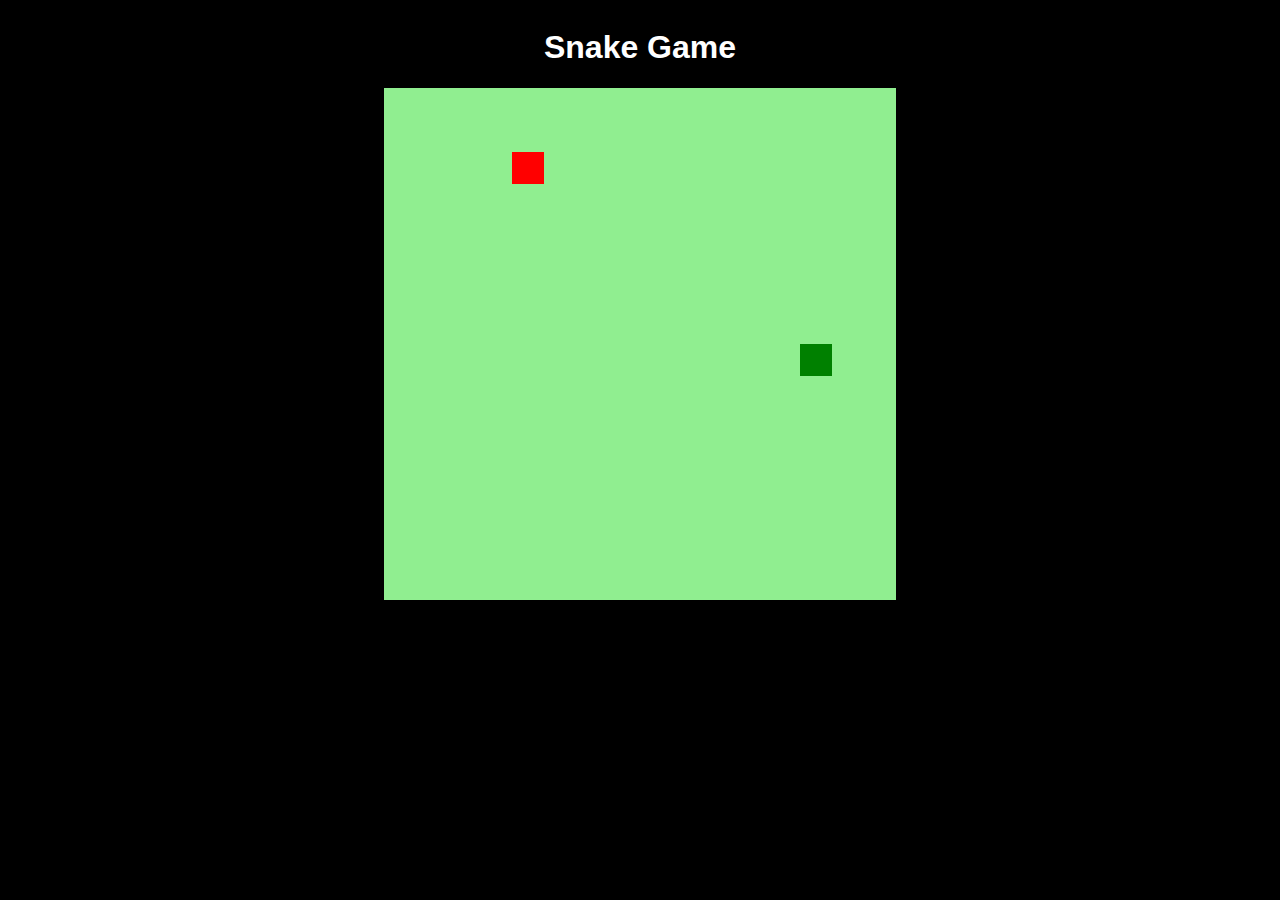
<file: projetos/Snake/index.html>
<!DOCTYPE html>
<html lang="en">
<head>
    <meta charset="UTF-8">
    <meta http-equiv="X-UA-Compatible" content="IE=edge">
    <meta name="viewport" content="width=device-width, initial-scale=1.0">
    <link rel="stylesheet" href="style.css">
    <script defer src="script.js"></script>
    <title>Snake</title>
</head>
<body>
    <h1>Snake Game</h1>
    <canvas id="snake" width="512" height="512">


    </canvas>
</body>
</html>
</file>
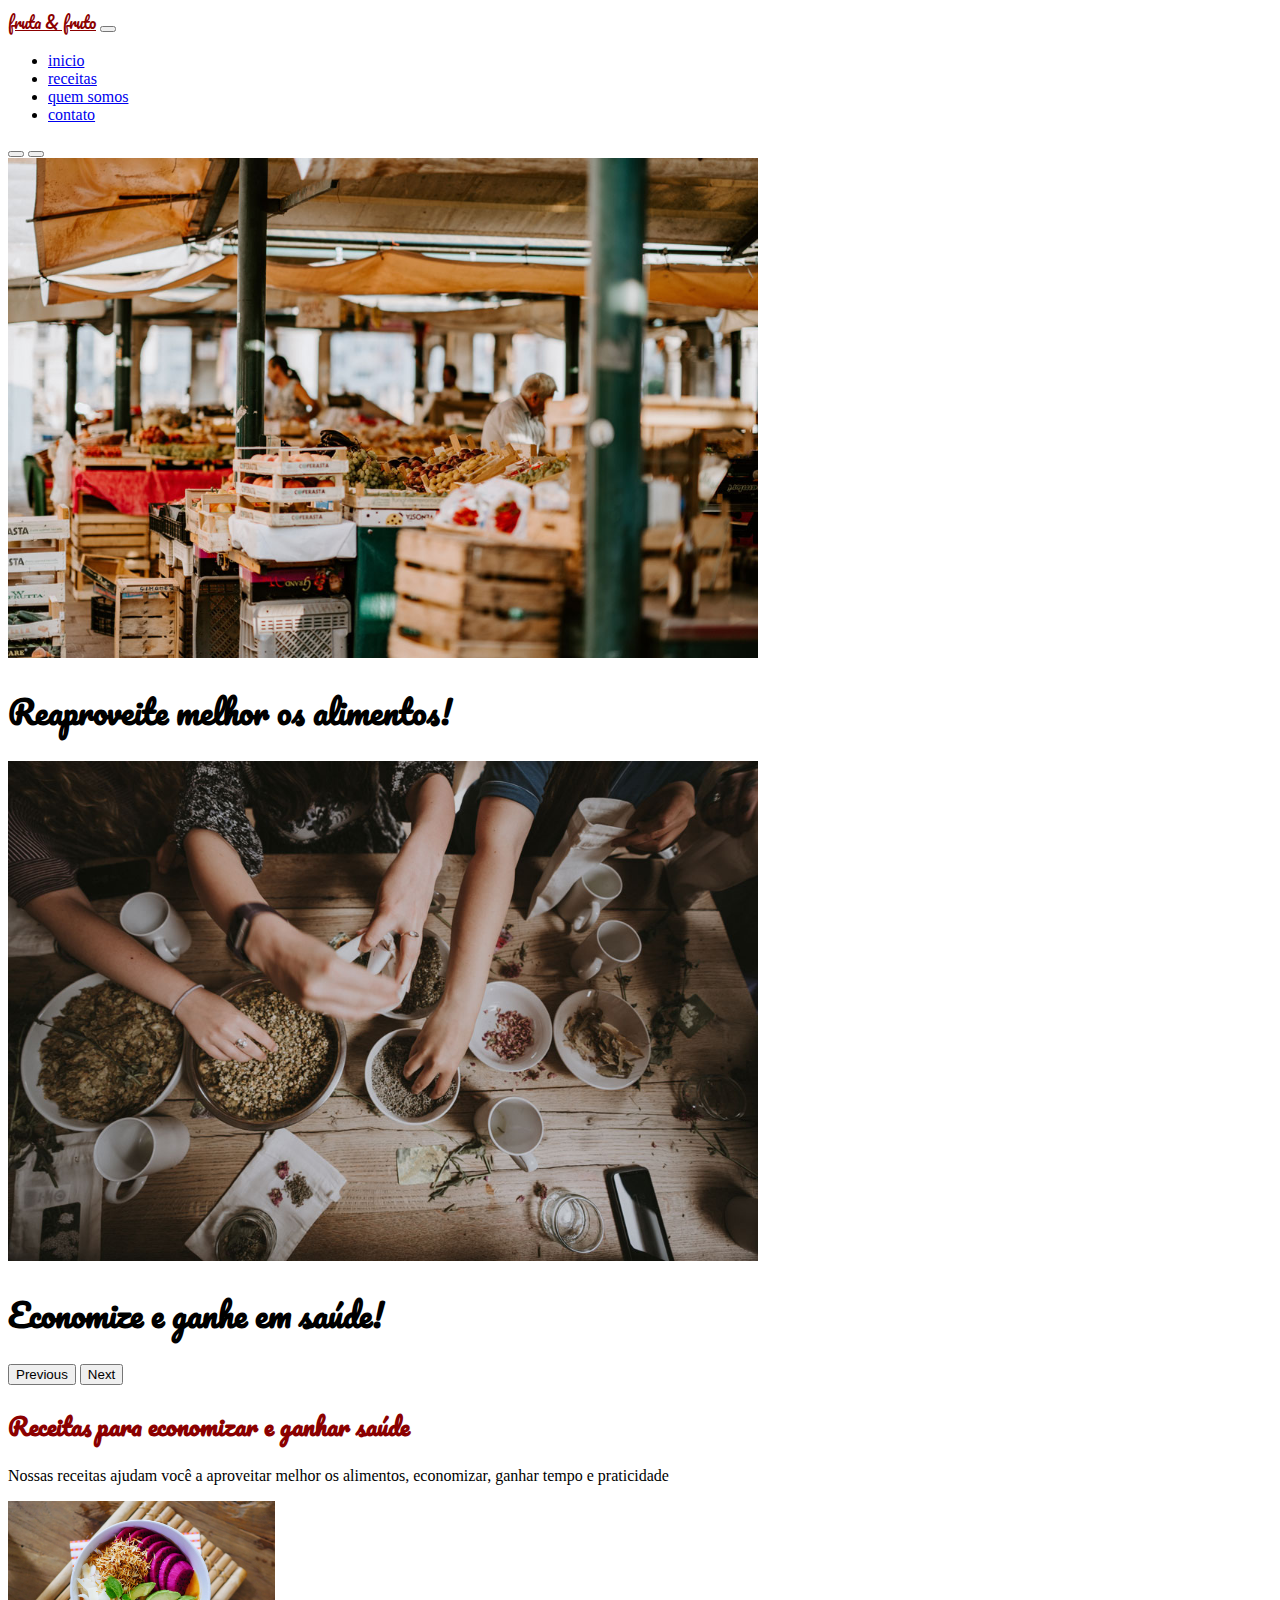
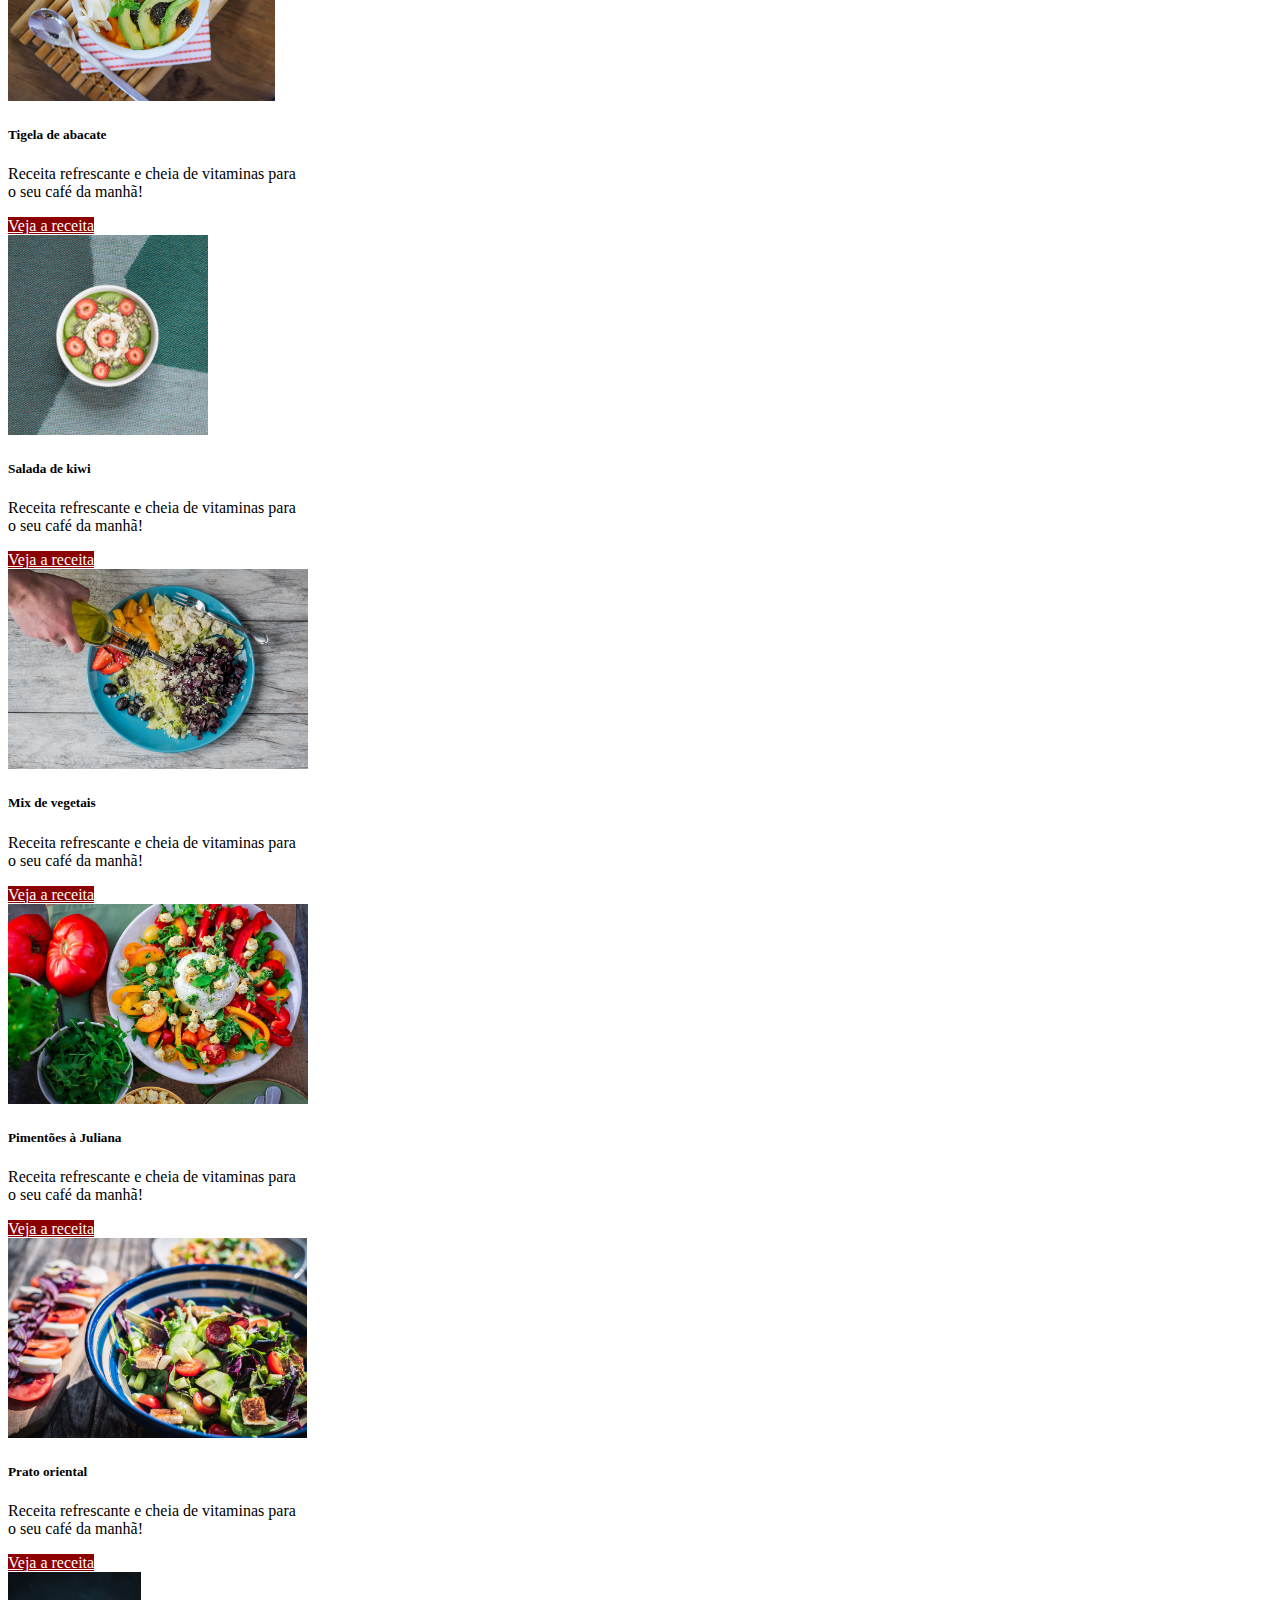
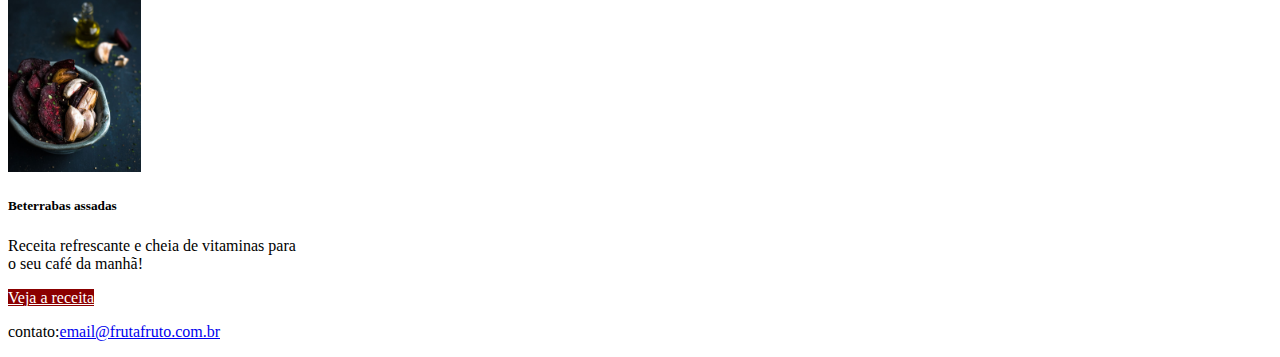
<file: projetos/Bootstrap/projeto-base/index.html>
<!DOCTYPE html>
<html>

<head>
  <meta charset="utf-8">
  <meta name="viewport" content="width=device-width, initial-scale=2">
  <title>fruta e fruto</title>
  <link href="https://cdn.jsdelivr.net/npm/bootstrap@5.0.0-beta3/dist/css/bootstrap.min.css" rel="stylesheet"
    integrity="sha384-eOJMYsd53ii+scO/bJGFsiCZc+5NDVN2yr8+0RDqr0Ql0h+rP48ckxlpbzKgwra6" crossorigin="anonymous">
  <link rel="stylesheet" type="text/css" href="src/style.css">
  <link rel="preconnect" href="https://fonts.gstatic.com">
  <link href="https://fonts.googleapis.com/css2?family=Pacifico&display=swap" rel="stylesheet">
</head>

<body>

  <header>
    <nav class="navbar navbar-expand-lg navbar-light bg-light fixed-top">
      <div class="container-fluid">
        <a class="navbar-brand fonte-titulo cor-especial" href="#">fruta & fruto</a>
        <button class="navbar-toggler" type="button" data-bs-toggle="collapse" data-bs-target="#navbarNav"
          aria-controls="navbarNav" aria-expanded="false" aria-label="Toggle navigation">
          <span class="navbar-toggler-icon"></span>
        </button>
        <div class="collapse navbar-collapse justify-content-end" id="navbarNav">
          <ul class="navbar-nav">
            <li class="nav-item">
              <a class="nav-link active" aria-current="page" href="#">inicio</a>
            </li>
            <li class="nav-item">
              <a class="nav-link" href="#">receitas</a>
            </li>
            <li class="nav-item">
              <a class="nav-link" href="#">quem somos</a>
            </li>
            <li class="nav-item">
              <a class="nav-link" href="#" data-bs-toggle="modal" data-bs-target="#modal-contato">contato</a>
            </li>
          </ul>
        </div>
      </div>
    </nav>

  </header>

  <main>

    <section id="carrossel" class="carousel slide" data-bs-ride="carousel" data-bs-interval="4000">
      <div class="carousel-indicators">
        <button type="button" data-bs-target="#carouselExampleCaptions" data-bs-slide-to="0" class="active"
          aria-current="true" aria-label="Slide 1"></button>
        <button type="button" data-bs-target="#carouselExampleCaptions" data-bs-slide-to="1"
          aria-label="Slide 2"></button>
      </div>
      <div class="carousel-inner">
        <div class="carousel-item active">
          <img src="../projeto-base/src/img/carrossel-img1.jpg" class="d-block w-100 carrossel-img" alt="...">
          <div class="carousel-caption d-none d-md-block h-50">
            <h1 class="fonte-titulo display-4">Reaproveite melhor os alimentos!</h1>
          </div>
        </div>
        <div class="carousel-item">
          <img src="../projeto-base/src/img/carrossel-img2.jpg" class="d-block w-100 carrossel-img2" alt="...">
          <div class="carousel-caption d-none d-md-block h-50">
            <h1 class="fonte-titulo display-4">Economize e ganhe em saúde!</h1>
          </div>
        </div>
      </div>
      <button class="carousel-control-prev" type="button" data-bs-target="#carouselExampleCaptions"
        data-bs-slide="prev">
        <span class="carousel-control-prev-icon" aria-hidden="true"></span>
        <span class="visually-hidden">Previous</span>
      </button>
      <button class="carousel-control-next" type="button" data-bs-target="#carouselExampleCaptions"
        data-bs-slide="next">
        <span class="carousel-control-next-icon" aria-hidden="true"></span>
        <span class="visually-hidden">Next</span>
      </button>
    </section>

    <section class="titulo">


      <h2 class="text-center fonte-titulo cor-especial pt-5">Receitas para economizar e ganhar saúde</h2>
      <p class="text-center text-secondary pb-5">Nossas receitas ajudam você a aproveitar melhor os alimentos,
        economizar,
        ganhar tempo e praticidade</p>

    </section>

    <section class="container-fluid bg-light p-4" id="receitas">
      <div class="row justify-content-center">

        <article class="card borda-cor card-largura p-0 m-4 ">
          <img src="src/img/receita-abacate.jpg" class="card-img-top card-posicao-img"
            alt="tigela com salada de abacte, vista superior">
          <div class="card-body">
            <h5 class="card-title">Tigela de abacate</h5>
            <p class="card-text">Receita refrescante e cheia de vitaminas para o seu café da manhã!</p>
            <a href="#" class="btn botao-especial">Veja a receita</a>
          </div>
        </article>

        <article class="card borda-cor card-largura p-0 m-4 ">
          <img src="src/img/receita-kiwi.jpg" class="card-img-top card-posicao-img"
            alt="tigela de mingau com kiwi, vista superior">
          <div class="card-body">
            <h5 class="card-title">Salada de kiwi</h5>
            <p class="card-text">Receita refrescante e cheia de vitaminas para o seu café da manhã!</p>
            <a href="#" class="btn botao-especial">Veja a receita</a>
          </div>
        </article>

        <article class="card borda-cor card-largura p-0 m-4 ">
          <img src="src/img/receita-mix.jpg" class="card-img-top card-posicao-img"
            alt="prato com mix de vegetais e mão de pessoa adicionando azeite, vista superior">
          <div class="card-body">
            <h5 class="card-title">Mix de vegetais</h5>
            <p class="card-text">Receita refrescante e cheia de vitaminas para o seu café da manhã!</p>
            <a href="#" class="btn  botao-especial">Veja a receita</a>
          </div>
        </article>


        <article class="card borda-cor card-largura p-0 m-4 ">
          <img src="src/img/receita-pimentoes.jpg" class="card-img-top card-posicao-img"
            alt="prato de salada de pimentões com alguns ingredientes ao lado, vista superior">
          <div class="card-body">
            <h5 class="card-title">Pimentões à Juliana</h5>
            <p class="card-text">Receita refrescante e cheia de vitaminas para o seu café da manhã!</p>
            <a href="#" class="btn botao-especial">Veja a receita</a>
          </div>
        </article>


        <article class="card borda-cor card-largura p-0 m-4 ">
          <img src="src/img/receita-oriental.jpg" class="card-img-top card-posicao-img"
            alt="tigela com salada de vegetais estilo oriental, vista de cima">
          <div class="card-body">
            <h5 class="card-title">Prato oriental</h5>
            <p class="card-text">Receita refrescante e cheia de vitaminas para o seu café da manhã!</p>
            <a href="#" class="btn botao-especial">Veja a receita</a>
          </div>
        </article>

        <article class="card borda-cor card-largura p-0 m-4 ">
          <img src="src/img/receita-beterrabas.jpg" class="card-img-top card-posicao-img"
            alt="tigela com salada de vegetais estilo oriental, vista de cima">
          <div class="card-body">
            <h5 class="card-title">Beterrabas assadas</h5>
            <p class="card-text">Receita refrescante e cheia de vitaminas para o seu café da manhã!</p>
            <a href="#" class="btn botao-especial">Veja a receita</a>
          </div>
        </article>
      </div>

    </section>
  </main>
  <footer class="bg-secondary p-3">
    <p class="text-light m-0 text-center">contato:<a class="text-light" href="mailto:email@frutafruto.com.br">email@frutafruto.com.br</a></p>
  </footer>


  <!-- Modal -->
  <div class="modal fade" id="modal-contato" data-bs-backdrop="static" data-bs-keyboard="false" tabindex="-1"
    aria-labelledby="staticBackdropLabel" aria-hidden="true">
    <div class="modal-dialog">
      <dialog class="modal-content">
        <header class="modal-header">
          <h5 class="modal-title" id="staticBackdropLabel">Entre em contato</h5>
          <button type="button" class="btn-close" data-bs-dismiss="modal" aria-label="Close"></button>
        </header>
        <main class="modal-body">
          <div class="mb-3">
          <label for="exampleFormControlInput1" class="form-label">Nome completo</label>
          <input class="form-control" type="text" aria-label="default input example" placeholder="Insira seu nome">
        </div>
          <div class="mb-3">
            <label for="exampleFormControlInput1" class="form-label">Endereço de e-mail</label>
            <input type="email" class="form-control" id="exampleFormControlInput1" placeholder="name@example.com">
          </div>
          <div class="mb-3">
            <label for="exampleFormControlTextarea1" class="form-label">Deixe seu comentário</label>
            <textarea class="form-control" id="exampleFormControlTextarea1" rows="3" placeholder="Insira aqui seu comentario"></textarea>
          </div>


        </main>
        <footer class="modal-footer">
          <button type="button" class="btn btn-secondary" data-bs-dismiss="modal">Fechar</button>
          <button type="button" class="btn botao-especial">Enviar</button>
        </footer>
      </dialog>
    </div>
  </div>


  <script src="https://cdn.jsdelivr.net/npm/@popperjs/core@2.9.1/dist/umd/popper.min.js"
    integrity="sha384-SR1sx49pcuLnqZUnnPwx6FCym0wLsk5JZuNx2bPPENzswTNFaQU1RDvt3wT4gWFG"
    crossorigin="anonymous"></script>
  <script src="https://cdn.jsdelivr.net/npm/bootstrap@5.0.0-beta3/dist/js/bootstrap.min.js"
    integrity="sha384-j0CNLUeiqtyaRmlzUHCPZ+Gy5fQu0dQ6eZ/xAww941Ai1SxSY+0EQqNXNE6DZiVc"
    crossorigin="anonymous"></script>


</body>

</html>
</file>
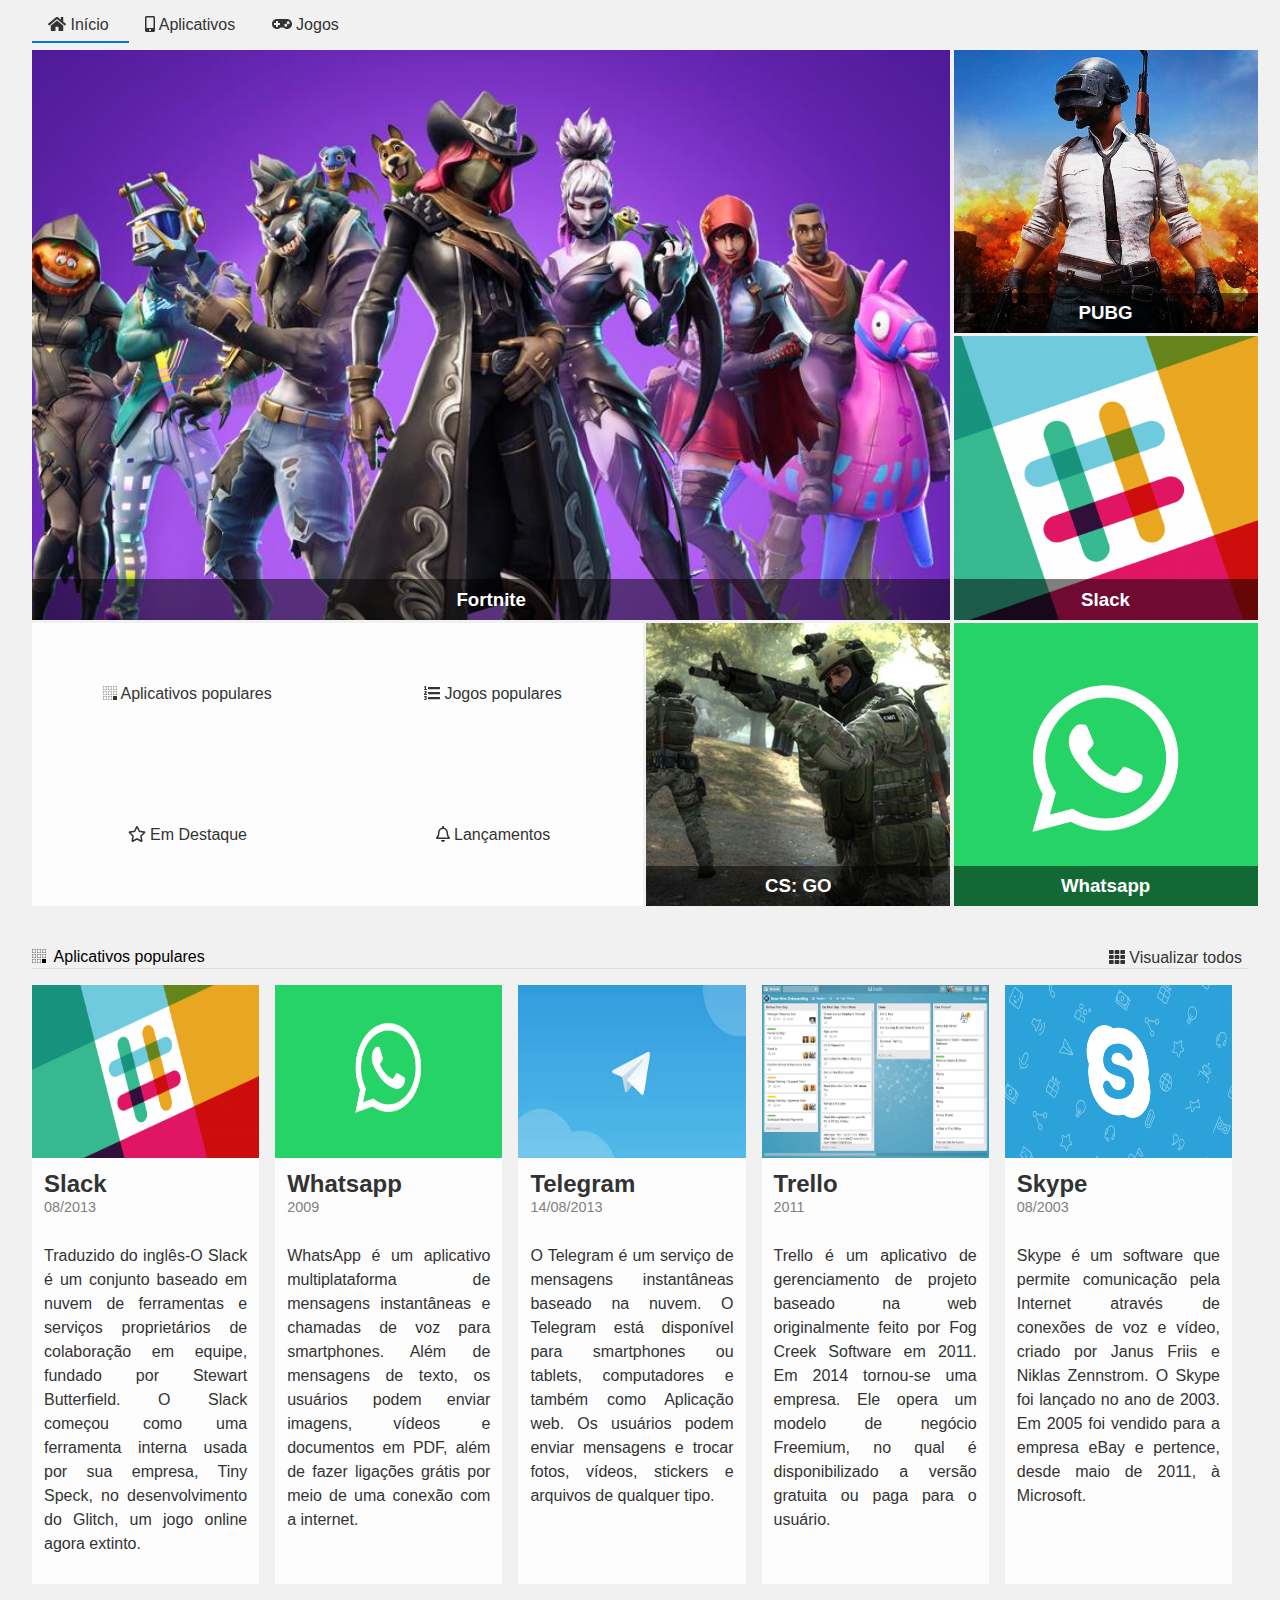
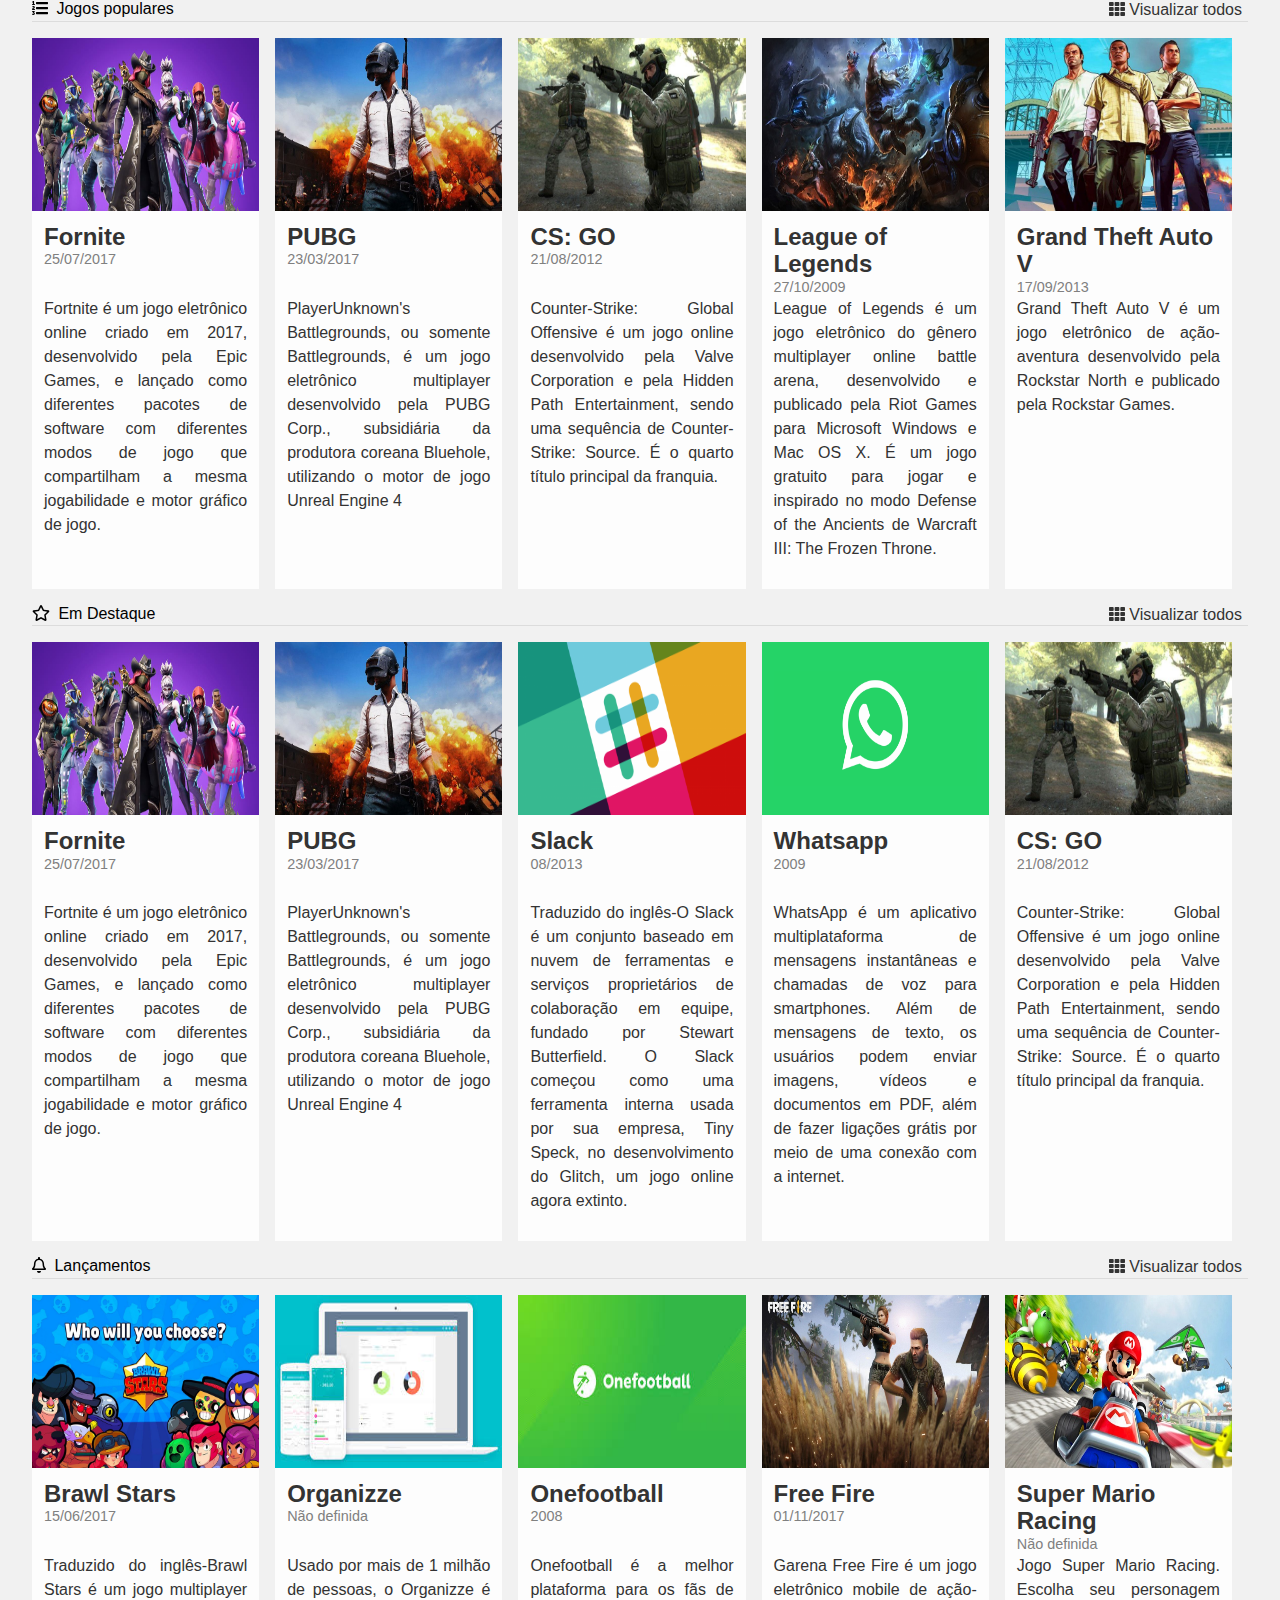
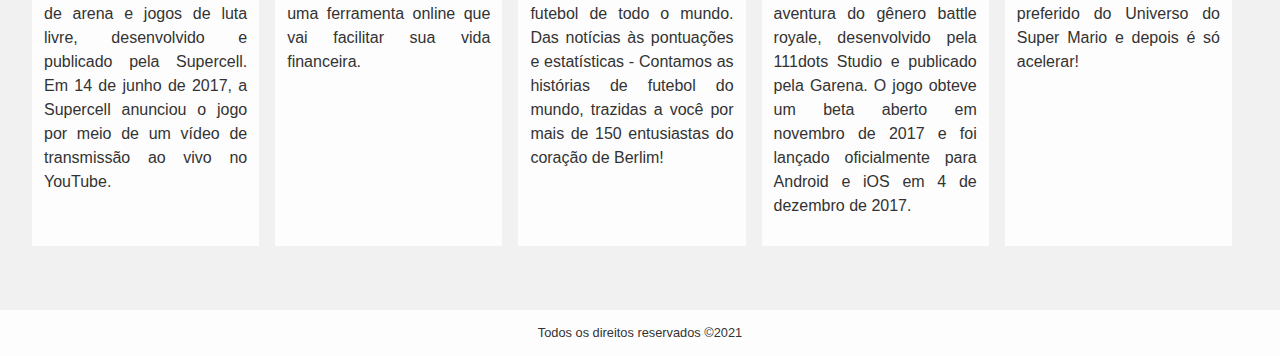
<file: projetos/Grid/store/index.html>
<!DOCTYPE html>
<html lang="en">
<head>
    <meta charset="UTF-8">
    <meta name="viewport" content="width=device-width, initial-scale=1.0">
    <meta http-equiv="X-UA-Compatible" content="ie=edge">
    <title>Alura Store | Baixe nossos aplicativos e jogos</title>
    <link href="./assets/css/normalize.css" rel="stylesheet">
    <link href="./assets/css/reset.css" rel="stylesheet">
    <link href="./assets/css/style.css" rel="stylesheet">
    <link href="./assets/css/destaques.css" rel="stylesheet">
    <link href="./assets/css/populares.css" rel="stylesheet">
    <link href="./assets/css/menu.css" rel="stylesheet">
    <link href="./assets/css/responsivo.css" rel="stylesheet">
</head>
<body class="app">
    <header class="cabecalho">
        <nav class="menu">
            <ul class="menu__lista">
                <li class="menu__item">
                    <a class="menu__link ativo" href="#">
                        <i class="fas fa-home"></i>
                        Início
                    </a>
                    <a class="menu__link" href="#">
                        <i class="fas fa-mobile-alt"></i>
                        Aplicativos</a>
                    <a class="menu__link" href="#">
                        <i class="fas fa-gamepad"></i>
                        Jogos
                    </a>
                </li>
            </ul>
        </nav>

    </header>
    <main class="conteudo">


        <section class="destaques">
            <div class="destaques__principal caixa">
                <h3 class="destaques__titulo">Fortnite</h3>
            </div>
            <div class="destaques__secundario caixa">
                <h3 class="destaques__titulo">PUBG</h3>
            </div>
            <div class="destaques__secundario caixa">
                <h3 class="destaques__titulo">Slack</h3>
            </div>
            <div class="destaques__secundario caixa">
                <h3 class="destaques__titulo">Whatsapp</h3>
            </div>
            <div class="destaques__secundario caixa">
                <h3 class="destaques__titulo">CS: GO</h3>
            </div>

            <div class="destaques__categorias">
                <ul class="destaques__categorias___lista">
                    <li class="destaques__categorias___item">
                        <a class="destaques__categorias___link" href="#">
                            <i class="destaques__categorias___icone fab fa-buromobelexperte"></i>
                            Aplicativos populares
                        </a>
                    </li>
                    <li class="destaques__categorias___item">
                        <a class="destaques__categorias___link" href="#">
                            <i class="fas fa-list-ol"></i>
                            Jogos populares
                        </a>
                    </li>
                    <li class="destaques__categorias___item">
                        <a class="destaques__categorias___link" href="#">
                            <i class="far fa-star"></i>
                            Em Destaque
                        </a>
                    </li>
                    <li class="destaques__categorias___item">
                        <a class="destaques__categorias___link" href="#">
                            <i class="far fa-bell"></i>
                            Lançamentos
                        </a>
                    </li>
                </ul>
            </div>
        </section>
        <section class="populares">
            <div class="populares__itens">
                <div class="populares__info">
                    <div class="populares__cabecalho">
                        <h4 class="populares__titulo">
                            <i class="populares__icone fab fa-buromobelexperte"></i>
                            Aplicativos populares
                        </h4>
                        <button class="populares__botao">
                            <i class="fas fa-th"></i>
                            Visualizar todos
                        </button>
                    </div>
                </div>
                <div class="populares__conteudo">
                    <div class="populares__card">
                        <img class="populares__card___imagem" src="./assets/img/slack.png">
                        <div class="populares__card___corpo">
                            <div class="populares__card___cabecalho">
                                <h5 class="populares__card___titulo">Slack</h5>
                                <time class="populares__card___data" datetime="2013-08-01">08/2013</time>
                            </div>
                            <div class="populares__card___descricao">
                                Traduzido do inglês-O Slack é um conjunto baseado em nuvem de ferramentas e serviços proprietários de colaboração em equipe, fundado por Stewart Butterfield. O Slack começou como uma ferramenta interna usada por sua empresa, Tiny Speck, no desenvolvimento do Glitch, um jogo online agora extinto.
                            </div>
                        </div>
                    </div>
                    <div class="populares__card">
                        <img class="populares__card___imagem" src="./assets/img/whatsapp.png">
                        <div class="populares__card___corpo">
                            <div class="populares__card___cabecalho">
                                <h5 class="populares__card___titulo">Whatsapp</h5>
                                <time class="populares__card___data" datetime="20090-01-01">2009</time>
                            </div>
                            <div class="populares__card___descricao">
                                WhatsApp é um aplicativo multiplataforma de mensagens instantâneas e chamadas de voz para smartphones. Além de mensagens de texto, os usuários podem enviar imagens, vídeos e documentos em PDF, além de fazer ligações grátis por meio de uma conexão com a internet.
                            </div>
                        </div>
                    </div>
                    <div class="populares__card">
                        <img class="populares__card___imagem" src="./assets/img/telegram.jpeg">
                        <div class="populares__card___corpo">
                            <div class="populares__card___cabecalho">
                                <h5 class="populares__card___titulo">Telegram</h5>
                                <time class="populares__card___data" datetime="2013-08-14">14/08/2013</time>
                            </div>
                            <div class="populares__card___descricao">
                                O Telegram é um serviço de mensagens instantâneas baseado na nuvem. O Telegram está disponível para smartphones ou tablets, computadores e também como Aplicação web. Os usuários podem enviar mensagens e trocar fotos, vídeos, stickers e arquivos de qualquer tipo.
                            </div>
                        </div>
                    </div>
                    <div class="populares__card">
                        <img class="populares__card___imagem" src="./assets/img/trello.jpg">
                        <div class="populares__card___corpo">
                            <div class="populares__card___cabecalho">
                                <h5 class="populares__card___titulo">Trello</h5>
                                <time class="populares__card___data" datetime="2011-01-01">2011</time>
                            </div>
                            <div class="populares__card___descricao">
                                Trello é um aplicativo de gerenciamento de projeto baseado na web originalmente feito por Fog Creek Software em 2011. Em 2014 tornou-se uma empresa. Ele opera um modelo de negócio Freemium, no qual é disponibilizado a versão gratuita ou paga para o usuário.
                            </div>
                        </div>
                    </div>
                    <div class="populares__card">
                        <img class="populares__card___imagem" src="./assets/img/skype.png">
                        <div class="populares__card___corpo">
                            <div class="populares__card___cabecalho">
                                <h5 class="populares__card___titulo">Skype</h5>
                                <time class="populares__card___data" datetime="2003-08-01">08/2003</time>
                            </div>
                            <div class="populares__card___descricao">
                                Skype é um software que permite comunicação pela Internet através de conexões de voz e vídeo, criado por Janus Friis e Niklas Zennstrom. O Skype foi lançado no ano de 2003. Em 2005 foi vendido para a empresa eBay e pertence, desde maio de 2011, à Microsoft.
                            </div>
                        </div>
                    </div>
                </div>
            </div>
            <div class="populares__itens">
                <div class="populares__info">
                    <div class="populares__cabecalho">
                        <h4 class="populares__titulo">
                            <i class="populares__icone fas fa-list-ol"></i>
                            Jogos populares
                        </h4>
                        <button class="populares__botao">
                            <i class="fas fa-th"></i>
                            Visualizar todos
                        </button>
                    </div>
                </div>
                <div class="populares__conteudo">
                    <div class="populares__card">
                        <img class="populares__card___imagem" src="./assets/img/fortnite.jpg">
                        <div class="populares__card___corpo">
                            <div class="populares__card___cabecalho">
                                <h5 class="populares__card___titulo">Fornite</h5>
                                <time class="populares__card___data" datetime="2017-07-25">25/07/2017</time>
                            </div>
                            <div class="populares__card___descricao">
                                Fortnite é um jogo eletrônico online criado em 2017, desenvolvido pela Epic Games, e lançado como diferentes pacotes de software com diferentes modos de jogo que compartilham a mesma jogabilidade e motor gráfico de jogo.
                            </div>
                        </div>
                    </div>
                    <div class="populares__card">
                        <img class="populares__card___imagem" src="./assets/img/pubg.jpg">
                        <div class="populares__card___corpo">
                            <div class="populares__card___cabecalho">
                                <h5 class="populares__card___titulo">PUBG</h5>
                                <time class="populares__card___data" datetime="2017-03-23">23/03/2017</time>
                            </div>
                            <div class="populares__card___descricao">
                                PlayerUnknown's Battlegrounds, ou somente Battlegrounds, é um jogo eletrônico multiplayer desenvolvido pela PUBG Corp., subsidiária da produtora coreana Bluehole, utilizando o motor de jogo Unreal Engine 4
                            </div>
                        </div>
                    </div>
                    <div class="populares__card">
                        <img class="populares__card___imagem" src="./assets/img/cs-go.jpg">
                        <div class="populares__card___corpo">
                            <div class="populares__card___cabecalho">
                                <h5 class="populares__card___titulo">CS: GO</h5>
                                <time class="populares__card___data" datetime="2012-08-21">21/08/2012</time>
                            </div>
                            <div class="populares__card___descricao">
                                Counter-Strike: Global Offensive é um jogo online desenvolvido pela Valve Corporation e pela Hidden Path Entertainment, sendo uma sequência de Counter-Strike: Source. É o quarto título principal da franquia.
                            </div>
                        </div>
                    </div>
                    <div class="populares__card">
                        <img class="populares__card___imagem" src="./assets/img/lol.jpg">
                        <div class="populares__card___corpo">
                            <div class="populares__card___cabecalho">
                                <h5 class="populares__card___titulo">League of Legends</h5>
                                <time class="populares__card___data" datetime="2009-10-27">27/10/2009</time>
                            </div>
                            <div class="populares__card___descricao">
                                League of Legends é um jogo eletrônico do gênero multiplayer online battle arena, desenvolvido e publicado pela Riot Games para Microsoft Windows e Mac OS X. É um jogo gratuito para jogar e inspirado no modo Defense of the Ancients de Warcraft III: The Frozen Throne.
                            </div>
                        </div>
                    </div>
                    <div class="populares__card">
                        <img class="populares__card___imagem" src="./assets/img/gta-v.jpg">
                        <div class="populares__card___corpo">
                            <div class="populares__card___cabecalho">
                                <h5 class="populares__card___titulo">Grand Theft Auto V</h5>
                                <time class="populares__card___data" datetime="2013-09-17">17/09/2013</time>
                            </div>
                            <div class="populares__card___descricao">
                                Grand Theft Auto V é um jogo eletrônico de ação-aventura desenvolvido pela Rockstar North e publicado pela Rockstar Games.
                            </div>
                        </div>
                    </div>
                </div>
            </div>
            <div class="populares__itens">
                <div class="populares__info">
                    <div class="populares__cabecalho">
                        <h4 class="populares__titulo">
                            <i class="populares__icone far fa-star"></i>
                            Em Destaque
                        </h4>
                        <button class="populares__botao">
                            <i class="fas fa-th"></i>
                            Visualizar todos
                        </button>
                    </div>
                </div>
                <div class="populares__conteudo">
                    <div class="populares__card">
                        <img class="populares__card___imagem" src="./assets/img/fortnite.jpg">
                        <div class="populares__card___corpo">
                            <div class="populares__card___cabecalho">
                                <h5 class="populares__card___titulo">Fornite</h5>
                                <time class="populares__card___data" datetime="2017-07-25">25/07/2017</time>
                            </div>
                            <div class="populares__card___descricao">
                                Fortnite é um jogo eletrônico online criado em 2017, desenvolvido pela Epic Games, e lançado como diferentes pacotes de software com diferentes modos de jogo que compartilham a mesma jogabilidade e motor gráfico de jogo.
                            </div>
                        </div>
                    </div>
                    <div class="populares__card">
                        <img class="populares__card___imagem" src="./assets/img/pubg.jpg">
                        <div class="populares__card___corpo">
                            <div class="populares__card___cabecalho">
                                <h5 class="populares__card___titulo">PUBG</h5>
                                <time class="populares__card___data" datetime="2017-03-23">23/03/2017</time>
                            </div>
                            <div class="populares__card___descricao">
                                PlayerUnknown's Battlegrounds, ou somente Battlegrounds, é um jogo eletrônico multiplayer desenvolvido pela PUBG Corp., subsidiária da produtora coreana Bluehole, utilizando o motor de jogo Unreal Engine 4
                            </div>
                        </div>
                    </div>
                    <div class="populares__card">
                        <img class="populares__card___imagem" src="./assets/img/slack.png">
                        <div class="populares__card___corpo">
                            <div class="populares__card___cabecalho">
                                <h5 class="populares__card___titulo">Slack</h5>
                                <time class="populares__card___data" datetime="2013-08-01">08/2013</time>
                            </div>
                            <div class="populares__card___descricao">
                                Traduzido do inglês-O Slack é um conjunto baseado em nuvem de ferramentas e serviços proprietários de colaboração em equipe, fundado por Stewart Butterfield. O Slack começou como uma ferramenta interna usada por sua empresa, Tiny Speck, no desenvolvimento do Glitch, um jogo online agora extinto.
                            </div>
                        </div>
                    </div>
                    <div class="populares__card">
                        <img class="populares__card___imagem" src="./assets/img/whatsapp.png">
                        <div class="populares__card___corpo">
                            <div class="populares__card___cabecalho">
                                <h5 class="populares__card___titulo">Whatsapp</h5>
                                <time class="populares__card___data" datetime="20090-01-01">2009</time>
                            </div>
                            <div class="populares__card___descricao">
                                WhatsApp é um aplicativo multiplataforma de mensagens instantâneas e chamadas de voz para smartphones. Além de mensagens de texto, os usuários podem enviar imagens, vídeos e documentos em PDF, além de fazer ligações grátis por meio de uma conexão com a internet.
                            </div>
                        </div>
                    </div>
                    <div class="populares__card">
                        <img class="populares__card___imagem" src="./assets/img/cs-go.jpg"> 
                        <div class="populares__card___corpo">
                            <div class="populares__card___cabecalho">
                                <h5 class="populares__card___titulo">CS: GO</h5>
                                <time class="populares__card___data" datetime="2012-08-21">21/08/2012</time>
                            </div>
                            <div class="populares__card___descricao">
                                Counter-Strike: Global Offensive é um jogo online desenvolvido pela Valve Corporation e pela Hidden Path Entertainment, sendo uma sequência de Counter-Strike: Source. É o quarto título principal da franquia.
                            </div>
                        </div>
                    </div>
                </div>
            </div>
            <div class="populares__itens">
                <div class="populares__info">
                    <div class="populares__cabecalho">
                        <h4 class="populares__titulo">
                            <i class="populares__icone far fa-bell"></i>
                            Lançamentos
                        </h4>
                        <button class="populares__botao">
                            <i class="fas fa-th"></i>
                            Visualizar todos
                        </button>
                    </div>
                </div>
                <div class="populares__conteudo">
                    <div class="populares__card">
                        <img class="populares__card___imagem" src="./assets/img/brawl-stars.jpg"> 
                        <div class="populares__card___corpo">
                            <div class="populares__card___cabecalho">
                                <h5 class="populares__card___titulo">Brawl Stars</h5>
                                <time class="populares__card___data" datetime="2017-06-15">15/06/2017</time>
                            </div>
                            <div class="populares__card___descricao">
                                Traduzido do inglês-Brawl Stars é um jogo multiplayer de arena e jogos de luta livre, desenvolvido e publicado pela Supercell. Em 14 de junho de 2017, a Supercell anunciou o jogo por meio de um vídeo de transmissão ao vivo no YouTube.
                            </div>
                        </div>
                    </div>
                    <div class="populares__card">
                        <img class="populares__card___imagem" src="./assets/img/organizze.jpeg"> 
                        <div class="populares__card___corpo">
                            <div class="populares__card___cabecalho">
                                <h5 class="populares__card___titulo">Organizze</h5>
                                <time class="populares__card___data" datetime="">Não definida</time>
                            </div>
                            <div class="populares__card___descricao">
                                Usado por mais de 1 milhão de pessoas, o Organizze é uma ferramenta online que vai facilitar sua vida financeira.  
                            </div>
                        </div>
                    </div>
                    <div class="populares__card">
                        <img class="populares__card___imagem" src="./assets/img/onefotball.jpeg"> 
                        <div class="populares__card___corpo">
                            <div class="populares__card___cabecalho">
                                <h5 class="populares__card___titulo">Onefootball</h5>
                                <time class="populares__card___data" datetime="2008-01-01">2008</time>
                            </div>
                            <div class="populares__card___descricao">
                                Onefootball é a melhor plataforma para os fãs de futebol de todo o mundo. Das notícias às pontuações e estatísticas - Contamos as histórias de futebol do mundo, trazidas a você por mais de 150 entusiastas do coração de Berlim!
                            </div>
                        </div>
                    </div>
                    <div class="populares__card">
                        <img class="populares__card___imagem" src="./assets/img/free-fire.jpg"> 
                        <div class="populares__card___corpo">
                            <div class="populares__card___cabecalho">
                                <h5 class="populares__card___titulo">Free Fire</h5>
                                <time class="populares__card___data" datetime="2017-11-01">01/11/2017</time>
                            </div>
                            <div class="populares__card___descricao">
                                Garena Free Fire é um jogo eletrônico mobile de ação-aventura do gênero battle royale, desenvolvido pela 111dots Studio e publicado pela Garena. O jogo obteve um beta aberto em novembro de 2017 e foi lançado oficialmente para Android e iOS em 4 de dezembro de 2017.
                            </div>
                        </div>
                    </div>
                    <div class="populares__card">
                        <img class="populares__card___imagem" src="./assets/img/mario-kart.jpg"> 
                        <div class="populares__card___corpo">
                            <div class="populares__card___cabecalho">
                                <h5 class="populares__card___titulo">Super Mario Racing</h5>
                                <time class="populares__card___data" datetime="">Não definida</time>
                            </div>
                            <div class="populares__card___descricao">
                                Jogo Super Mario Racing. Escolha seu personagem preferido do Universo do Super Mario e depois é só acelerar!
                            </div>
                        </div>
                    </div>
                </div>
            </div>
        </section>
    
    
    
    
    





    </main>
    <footer class="rodape">Todos os direitos reservados &copy;2021</footer>
    <script src="./assets/js/fontawesome.all.min.js"></script>



</body>
</html>
</file>
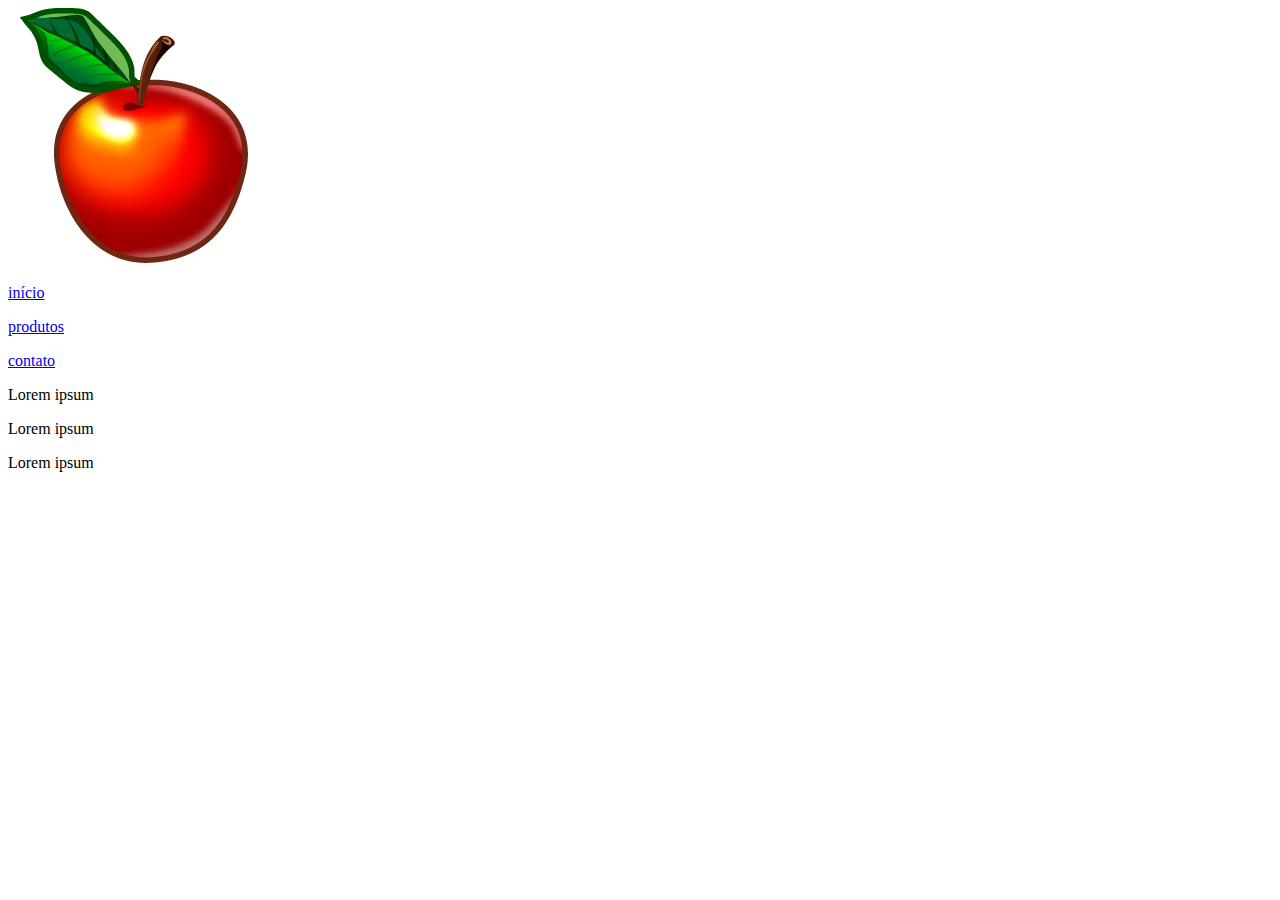
<file: projetos/Bootstrap/projeto-base/src/semantica-html/html-divs.html>
<!DOCTYPE html>
<html>
<head>
  <meta charset="utf-8">
  <title>meu site</title>
</head>
<body>

  <div class="principal">
    <div class="imagem">
      <img src="apple.png">
    </div>
    <div class="menu">
      <p><a href="#">início</a></p>
      <p><a href="#">produtos</a></p>
      <p><a href="#">contato</a></p>
    </div>
    <div class="textos">
      <div class="texto-um">
        <p>Lorem ipsum</p>
      </div>
      <div class="texto-dois">
        <p>Lorem ipsum</p>
      </div>
      <div class="texto-tres">
        <p>Lorem ipsum</p>
      </div>    
    </div>
  </div>

</body>
</html>
</file>
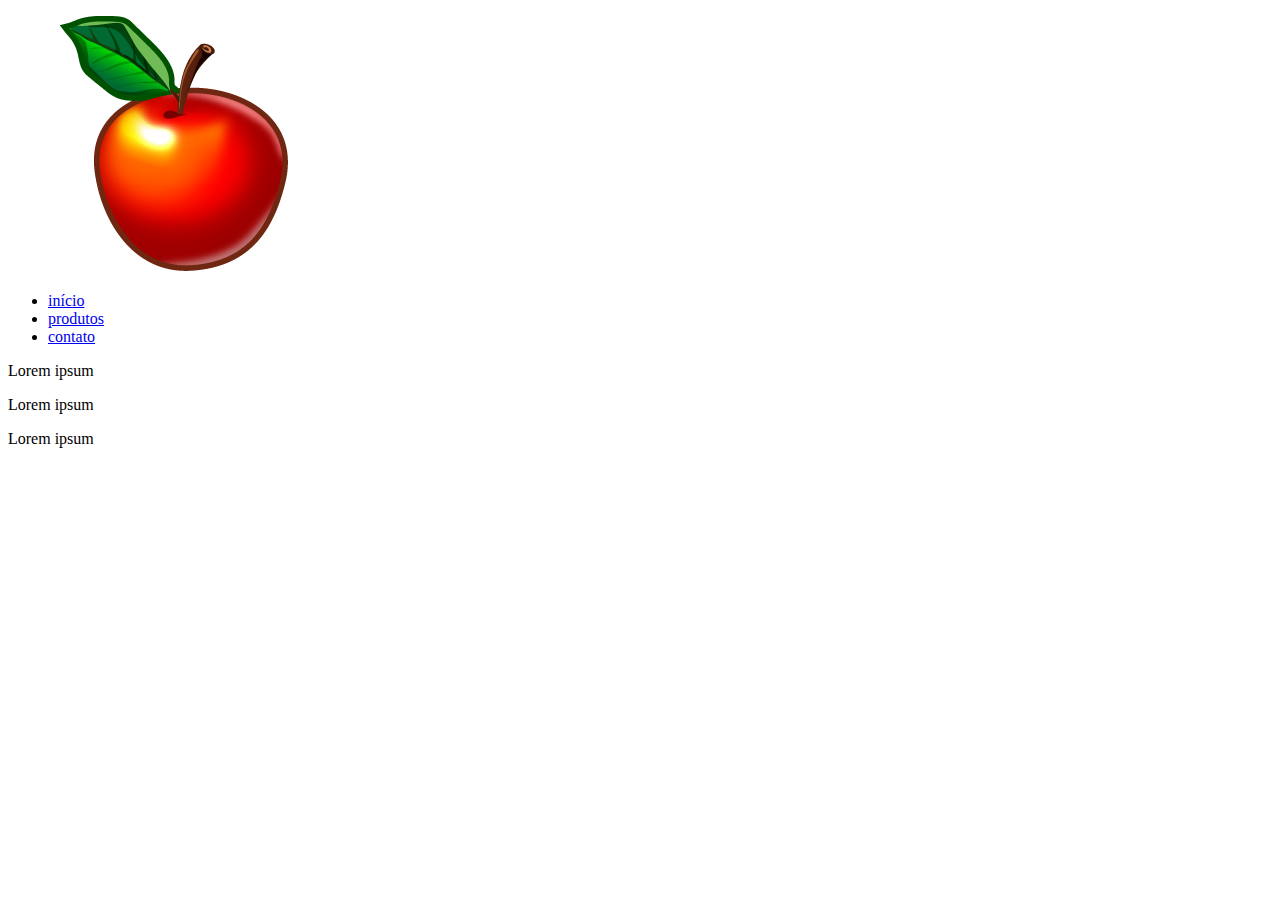
<file: projetos/Bootstrap/projeto-base/src/semantica-html/html-semantico.html>
<!DOCTYPE html>
<html>
<head>
  <meta charset="utf-8">
  <title>Meu site</title>
</head>
<body>

  <main class="principal">
    <section>
      <figure class="imagem">
        <img src="apple.png" alt="desenho de uma maçã">
      </figure>
      <nav class="menu">
        <ul>
          <li><a href="#">início</a></li>
          <li><a href="#">produtos</a></li>
          <li><a href="#">contato</a></li>
        </ul>
      </nav>
    </section>
    <section class="textos">
      <article class="texto-um">
        <p>Lorem ipsum</p>
      </article>
      <article class="texto-dois">
        <p>Lorem ipsum</p>
      </article>
      <article class="texto-tres">
        <p>Lorem ipsum</p>
      </article>    
    </section>
  </main>

</body>
</html>
</file>
<file: projetos/Snake/style.css>
body{
    display:flex;
    justify-content: center;
    align-items: center;
    flex-direction: column;
    background-color: black;
}
h1{
    font-family: -apple-system, BlinkMacSystemFont, 'Segoe UI', Roboto, Oxygen, Ubuntu, Cantarell, 'Open Sans', 'Helvetica Neue', sans-serif;
     color: white;
}
</file>
<file: projetos/Bootstrap/projeto-base/src/style.css>
.card-largura{
max-width: 18rem;

}

.carrossel-img{
height: 500px;
object-fit: cover;
object-position: 0 80%;
}
.carrossel-img2{
    height: 500px;
    object-fit: cover;

}
.fonte-titulo{
    font-family: 'Pacifico', cursive;
}
.cor-especial {
    color: darkred!important;
}

.botao-especial{
    background: darkred;
    color: white;
}

.borda-cor{
    border-color: darkred;
}

.card-posicao-img{
    height: 200px;
    object-fit: cover;
}
</file>
<file: projetos/Grid/store/assets/css/style.css>
.app { /* classe body */
    background: #f1f1f1;
    display: grid; /*informar ao container para se comportar como grid*/
    font-family: Arial, Helvetica, sans-serif;
    grid-template-areas:
    "cabecalho"
    "conteudo"
    "rodape";
    grid-template-columns: auto; /*width do grid*/
    grid-template-rows: 50px auto auto; /* height do grid */ /*cabecalho 50px, conteudo auto, rodape auto*/
}

.cabecalho {
    grid-area: cabecalho; /*vinculando a template area com a classe*/
    display: flex;
    padding: 0 2rem;
    align-items: center;
}
 
.conteudo {
    grid-area: conteudo; /*vinculando a template area com a classe*/
    padding: 0 2rem;
}

.rodape {
    background: #fdfdfd;
    color:#333333;
    font-size: .8rem;
    text-align: center;
    padding: 1rem;
    grid-area: rodape; /*vinculando a template area com a classe*/
}
</file>
<file: projetos/Grid/store/assets/css/destaques.css>
.caixa{
    display: flex;
    align-items: flex-end;
    justify-content: center;

}

.destaques{
    display: grid;
    grid-gap: .2rem; /*espaço entre os grids*/
    grid-template-columns: 25% 25% 25% 25%; /*width de cada grid*/
    grid-template-rows: 33.33% 33.33% 33.33% 33.33% ; /*height de cada grid*/
    height: calc(100vh - 50px); /*height igual a 100vh menos tamanho do cabeçalho*/
}
.destaques__titulo{
    background-color: rgba(0, 0, 0, 0.5);
    color: white;
    text-align: center;
    padding: .6rem;
    width: 100%;
}
.destaques__principal{
    background: url(../img/fortnite.jpg) /* position, size, repeat */ center / cover no-repeat ;
    /* grid-column: 1 / 4; inicia no 1 e termina no 4, sera exibido de 1 a 3*/ /* responsivo */
    grid-row: 1 / 3; /*inicia no 1 e termina no 3, sera exibido de 1 a 2*/
    
}

.destaques__secundario:nth-child(2) /*pega a segunda div dentro da caixa destaques*/
{
    background: url(../img/pubg.jpg) center / cover no-repeat;
    /* responsivo 
    grid-column: 4 / 4 ;
    grid-row: 1 / 1 ;
    */
/* MODO PADRÃO
 background-image: url(../img/pubg.jpg);
    background-repeat: no-repeat;
    background-position:center;
    background-size: cover;
    grid-column-start: 4;
    grid-column-end: 4;
    grid-row-start: 1;
    grid-row-end: 1;
*/


}
.destaques__secundario:nth-child(3){
  background: url(../img/slack.png) center / cover no-repeat;
  /* responsivo 
  grid-column: 4 / 4;
  grid-row: 2 / 2;
  */ 
}
.destaques__secundario:nth-child(4){
    background: url(../img/whatsapp.png) center / cover no-repeat;
    /* responsivo 
    grid-column: 4 / 4;
    grid-row: 3 / 3;      
    */
  }

.destaques__secundario:nth-child(5){
    background: url(../img/cs-go.jpg) center / cover no-repeat;
    /* responsivo 
    grid-column: 3 / 3;
    grid-row: 3 / 3;  
    */
  }

  .destaques__categorias{
      
      grid-column: 1 / 3;   
      grid-row: 3 / 3;
      
  }

  .destaques__categorias___lista{
      display: flex;
      flex-wrap: wrap;
      justify-content: space-between;
      height: 100%;
  }
  .destaques__categorias___item{
      width: 50%;
      display: flex;
      justify-content: center;
      align-items: center;
      background-color: #fdfdfd;
      color: #333333;
      border-left: 5px solid transparent;
      padding: 1rem;
  }
  .destaques__categorias___link{
      color: inherit /*herda a cor do pai*/
  }
</file>
<file: projetos/Grid/store/assets/css/populares.css>
.populares {
    padding: 3rem 0;
}

.populares__conteudo {
    display: flex;
    flex-wrap: wrap;
    padding: 1rem 0rem;
}

.populares__card {
    background: #fdfdfd;
    display: grid;
    grid-template-areas: 
        "card-imagem"
        "card-corpo";
    grid-template-columns: 100%;

}

.populares__card:last-child {
    margin-right: 0;
}

.populares__card___imagem {
    grid-area: card-imagem;
    height: 100%;
    width: 100%;
}

.populares__card___corpo {
    display: grid;
    grid-area: card-corpo;
    grid-row-gap: .5rem;
    grid-template-areas: 
        "card-cabecalho"
        "card-conteudo";
    grid-template-rows: 50px auto;
    padding: .75rem;
}

.populares__card___titulo {
    color: #333333;
    font-size: 1.5rem;
}

.populares__card___data {
    color: #808080;
    font-size: .9rem;
}

.populares__card___descricao {
    color: #333333;
    line-height: 1.5;
    margin: 1rem 0;
    text-align: justify;
}

.populares__titulo {
    font-weight: 500;
}

.populares__icone {
    margin-right: .25rem;
}

.populares__cabecalho {
    border-bottom: 1px solid #dcdcdc;
    display: flex;
    justify-content: space-between;
}

.populares__botao {
    background: transparent;
    border: none;
    color: #333333;
}
</file>
<file: projetos/Grid/store/assets/css/menu.css>
.menu__link{
    color: #333333;
    padding: .5rem 1rem;
}
.menu__link:hover, .menu__link.ativo{
    border-bottom: 2px solid #0073e6;
}
</file>
<file: projetos/Grid/store/assets/css/responsivo.css>
@media screen and (min-width: 0){

.destaques__principal, .destaques__categorias {
    grid-column: 1 / 5;

}
.destaques__secundario:nth-child(2)
{
  display: none;
  grid-column: none;
  grid-row: none;
}
.destaques__secundario:nth-child(3)
{
    display: none;
    grid-column: none;
    grid-row: none;
}
.destaques__secundario:nth-child(4)
{
  display: none;
  grid-column: none;
  grid-row: none;
}
.destaques__secundario:nth-child(5)
{
  display: none;
  grid-column: none;
  grid-row: none;
}

.populares__conteudo{
    flex-direction: column;
}
.populares__card{
    width: 100%;
    grid-template-rows: 150px auto;
    margin-bottom: 3rem;
    margin-right: 0;
}


 
}
@media screen and (min-width: 768px) {

    .destaques__principal {
        grid-column: 1 / 4;
    
    }
    .destaques__secundario:nth-child(2)
    {
      display: flex;
      grid-column: 4 / 4;
      grid-row: 1 / 1;
    }
    .destaques__secundario:nth-child(3)
    {
        display: flex;
        grid-column: 4 / 4;
        grid-row: 2 / 2;
    }
    .destaques__secundario:nth-child(4)
    {
      display: flex;
      grid-column: 4 / 4;
      grid-row: 3 / 3;
    }
    .destaques__secundario:nth-child(5)
    {
      display: flex;
      grid-column: 3 / 3;
      grid-row: 3 / 3;
    }
    .destaques__categorias{
        grid-column: 1 / 3;

    }   
    .populares__conteudo{
    flex-direction: row;
    }
    .populares__card{
     width: calc(50% - 1rem);
     grid-template-rows: 173px auto; /* tamanho da linha*/
     margin-bottom: 3rem;
     margin-right: 1rem;
    }


    
}
@media screen and (min-width: 992px) {
    .populares__card{
        width: calc(33.33% - 1rem);
        grid-template-rows: 173px auto; /* tamanho da linha*/
        margin-right: 1rem;
       }
    
}
@media screen and (min-width: 1200px) {
    .populares__card{
        width: calc(20% - 1rem);
        grid-template-rows: 173px auto; /* tamanho da linha*/
        margin-bottom: 0;
        margin-right: 1rem;
       }
    
}
</file>
